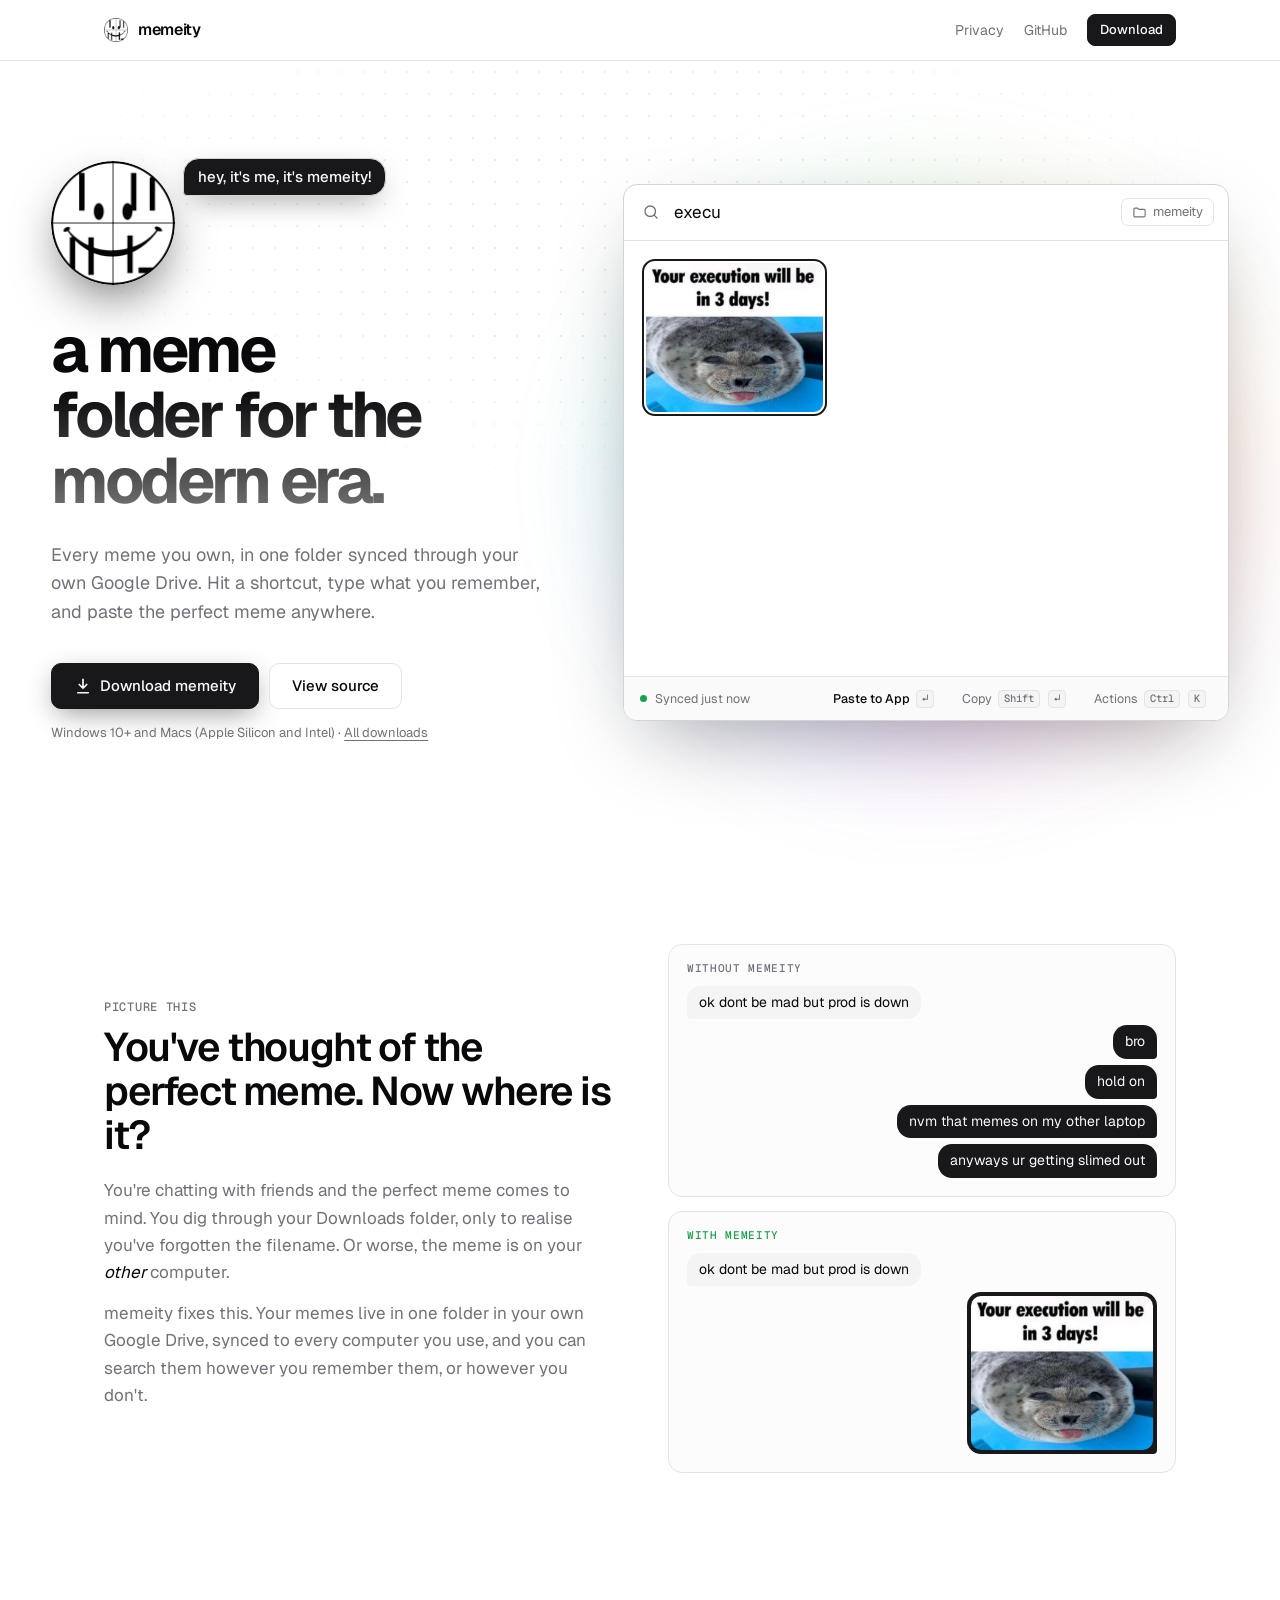
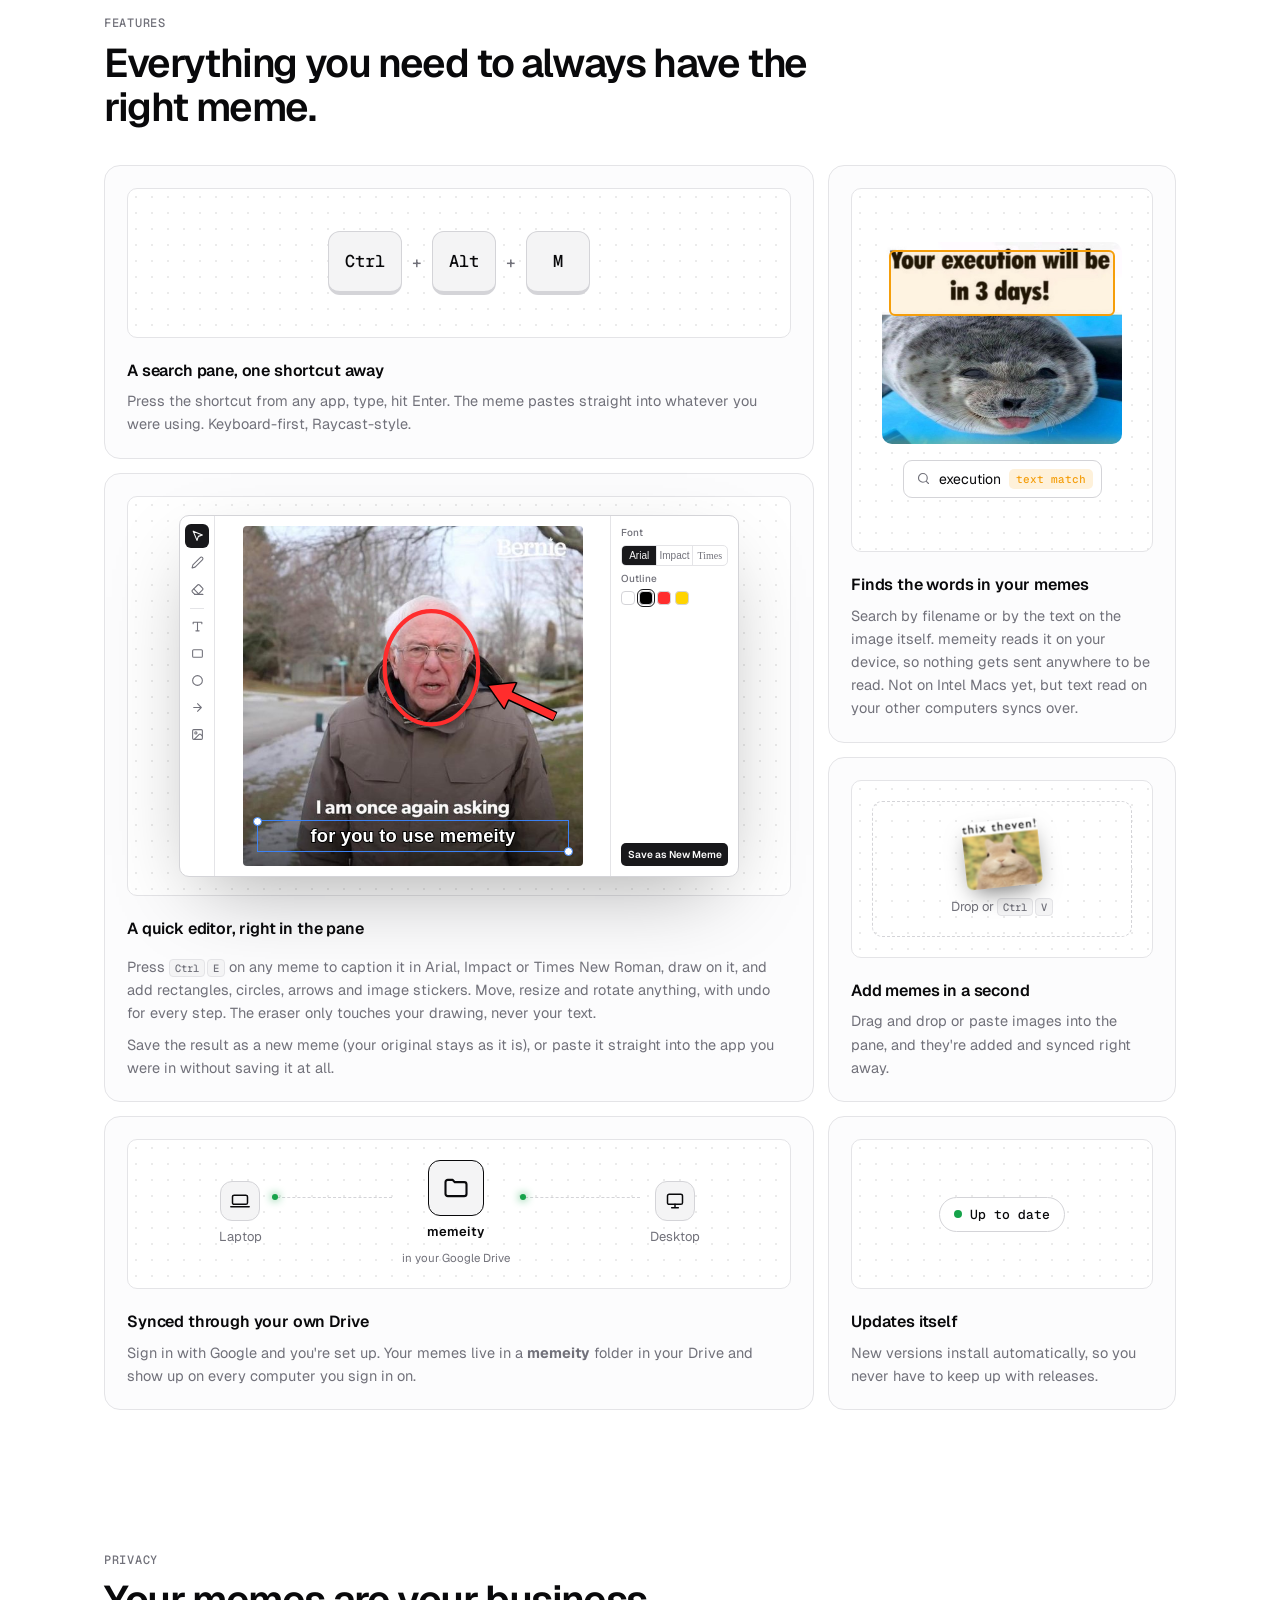
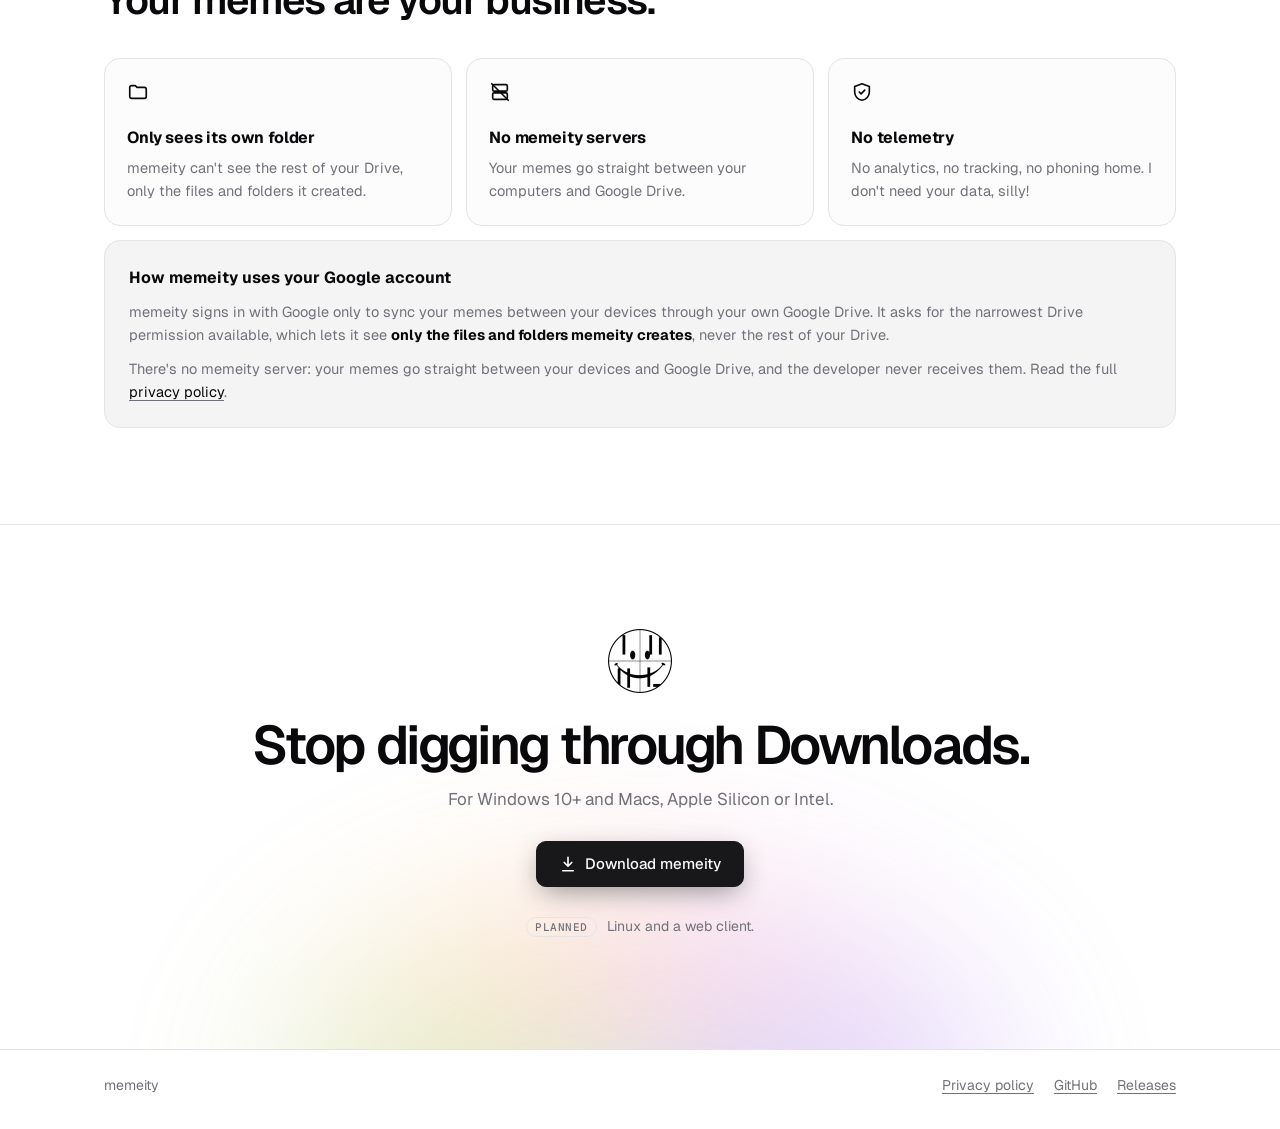
<file: index.html>
<!doctype html>
<html lang="en">
  <head>
    <meta charset="utf-8" />
    <meta name="viewport" content="width=device-width, initial-scale=1" />
    <title>memeity: a meme folder for the modern era</title>
    <meta
      name="description"
      content="memeity is a desktop app that keeps one meme folder in sync across your computers through your own Google Drive, with a fast search pane that finds memes by their name or the text in them."
    />
    <meta name="theme-color" content="#09090b" />

    <!-- Link previews -->
    <meta property="og:type" content="website" />
    <meta property="og:url" content="https://memeity.stelle.codes/" />
    <meta property="og:title" content="memeity: a meme folder for the modern era" />
    <meta
      property="og:description"
      content="One meme folder, synced across your computers, searchable by the words in the memes. For Windows and Mac."
    />
    <meta property="og:image" content="https://memeity.stelle.codes/assets/og.png" />
    <meta property="og:image:width" content="1200" />
    <meta property="og:image:height" content="630" />
    <meta property="og:image:alt" content="The memeity search pane showing a grid of memes" />
    <meta name="twitter:card" content="summary_large_image" />

    <link rel="preconnect" href="https://fonts.googleapis.com" />
    <link rel="preconnect" href="https://fonts.gstatic.com" crossorigin />
    <link href="https://fonts.googleapis.com/css2?family=Geist:wght@400;500;600;700&family=Geist+Mono:wght@500&display=swap" rel="stylesheet" />
    <link rel="icon" type="image/png" sizes="32x32" href="/favicon-32.png" />
    <link rel="icon" type="image/png" sizes="192x192" href="/favicon-192.png" />
    <link rel="apple-touch-icon" href="/apple-touch-icon.png" />
    <link rel="stylesheet" href="/style.css" />
  </head>
  <body class="home">
    <nav>
      <div class="wrap wide">
        <a class="brand" href="/"><img src="/logo.png" alt="" width="24" height="24" />memeity</a>
        <div class="links">
          <a href="/privacy/">Privacy</a>
          <a href="https://github.com/purestellenium/memeity">GitHub</a>
          <a class="btn small primary js-download" href="https://github.com/purestellenium/memeity/releases/latest">Download</a>
        </div>
      </div>
    </nav>

    <main>
      <!-- ---------- hero ---------- -->
      <section class="hero">
        <div class="wrap wide hero-grid">
          <div class="hero-copy">
          <!-- Click the logo for another voiceline (see the script at the bottom). -->
          <button class="hero-logo" id="logo-voice" type="button" aria-label="memeity logo: click for another line">
            <img src="/logo.png" alt="" width="100" height="100" />
            <span class="speech" id="speech" aria-live="polite">hey, it's me, it's memeity!</span>
          </button>
          <h1>a meme folder for the modern era.</h1>
          <p class="lede">
            Every meme you own, in one folder synced through your own Google Drive. Hit a shortcut, type what you remember,
            and paste the perfect meme anywhere.
          </p>
          <div class="actions">
            <!-- Points at the latest release page; the script below swaps in the direct
                 installer link for the visitor's OS. -->
            <a class="btn large primary js-download" id="download" href="https://github.com/purestellenium/memeity/releases/latest">
              <svg viewBox="0 0 24 24" aria-hidden="true"><path d="M12 3v12m0 0-5-5m5 5 5-5M5 21h14" /></svg>
              <span class="js-download-label">Download memeity</span>
            </a>
            <a class="btn large" href="https://github.com/purestellenium/memeity">View source</a>
          </div>
          <p class="download-meta" id="download-meta">
            Windows 10+ and Macs (Apple Silicon and Intel) ·
            <a href="https://github.com/purestellenium/memeity/releases/latest">All downloads</a>
          </p>
          </div>

          <!-- Live, typeable recreation of the search pane. -->
          <div class="demo">
            <div class="demo-glow" aria-hidden="true"></div>
            <div class="pane" role="group" aria-label="Interactive preview of the memeity search pane">
              <div class="pane-head">
                <svg class="icon" viewBox="0 0 24 24" aria-hidden="true"><circle cx="11" cy="11" r="7" /><path d="m20 20-3.5-3.5" /></svg>
                <input
                  id="demo-q"
                  type="text"
                  placeholder="Search 9 memes by name or text…"
                  aria-label="Search the example memes"
                  autocomplete="off"
                  spellcheck="false"
                />
                <span class="folder-chip">
                  <svg viewBox="0 0 24 24" aria-hidden="true"><path d="M3 7a2 2 0 0 1 2-2h4l2 2h8a2 2 0 0 1 2 2v8a2 2 0 0 1-2 2H5a2 2 0 0 1-2-2Z" /></svg>
                  memeity
                </span>
              </div>
              <div class="pane-grid" id="demo-grid">
                <figure class="tile" data-w="480" data-h="599" data-text="can you just shut up tyrese haliburton indiana can you just shut up? tyrese haliburton to buddy hield and tristan thompson after being traded from the kings">
                  <img src="/assets/demo/shut-up.jpg" alt="Meme: CAN YOU JUST SHUT UP?" />
                </figure>
                <figure class="tile" data-w="480" data-h="295" data-text="stupid looking dog listen to him listen to him">
                  <img src="/assets/demo/listen.jpg" alt="Meme: a dog with the caption LISTEN TO HIM" />
                </figure>
                <figure class="tile" data-w="480" data-h="426" data-text="bunny thix theven thix theven!">
                  <img src="/assets/demo/theven.jpg" alt="Meme: a bunny with the caption thix theven!" />
                </figure>
                <figure class="tile" data-w="480" data-h="404" data-text="seal your execution will be in 3 days!">
                  <img src="/assets/demo/execution.jpg" alt="Meme: a seal with the caption Your execution will be in 3 days!" />
                </figure>
                <figure class="tile" data-w="480" data-h="372" data-text="z666rxmi2kph1 who is this">
                  <img src="/assets/demo/who.jpg" alt="Meme: two people with the caption WHO IS THIS" />
                </figure>
                <figure class="tile" data-w="480" data-h="343" data-text="what-a-terrible-day-to-have-slick what terrible day to have slick">
                  <img src="/assets/demo/terrible-day.jpg" alt="Meme: retro text reading What a TERRIBLE DAY TO HAVE SLICK" />
                </figure>
                <figure class="tile" data-w="480" data-h="475" data-text="0pp9ggttp6xf1 why won't god blow up the sun? ...do my prayers mean nothing to him?">
                  <img src="/assets/demo/blow-up-the-sun.jpg" alt="Meme: a sad cartoon bunny drawing, captioned Why Won't God Blow Up The Sun? ...do my prayers mean nothing to him?" />
                </figure>
                <figure class="tile" data-w="480" data-h="480" data-text="mbappe-kylian-mbappe i will be there no matter what. kylian mbappe on playing for psg in 2020-21 ligue quote via bein sports">
                  <img src="/assets/demo/mbappe.jpg" alt="Meme: Kylian Mbappé quote, I WILL BE THERE NO MATTER WHAT." />
                </figure>
                <figure class="tile" data-w="480" data-h="271" data-text="shrouded 1.3s &quot;shrouded!&quot; 1.3 seconds">
                  <img src="/assets/demo/shrouded.jpg" alt="Meme: a man thinking with a red arrow, captioned “SHROUDED!” 1.3 SECONDS" />
                </figure>
                <p class="pane-empty" id="demo-empty" hidden>No memes match that. Try “execution” or “listen”.</p>
                <div class="pane-toast" id="demo-toast" aria-live="polite">Pasted ✓</div>
              </div>
              <div class="pane-bar">
                <span class="sync"><i></i>Synced just now</span>
                <span class="pane-acts">
                  <span class="act strong" id="demo-paste">Paste to App <kbd>↵</kbd></span>
                  <span class="act hide-sm">Copy <kbd>Shift</kbd><kbd>↵</kbd></span>
                  <span class="act hide-sm">Actions <kbd class="js-mod">Ctrl</kbd><kbd>K</kbd></span>
                </span>
              </div>
            </div>
          </div>
        </div>
      </section>

      <!-- ---------- the problem ---------- -->
      <section class="story">
        <div class="wrap wide story-grid">
          <div>
            <span class="kicker">Picture this</span>
            <h2>You've thought of the perfect meme. Now where is it?</h2>
            <p>
              You're chatting with friends and the perfect meme comes to mind. You dig through your Downloads folder, only to
              realise you've forgotten the filename. Or worse, the meme is on your <em>other</em> computer.
            </p>
            <p>
              memeity fixes this. Your memes live in one folder in your own Google Drive, synced to every computer you use,
              and you can search them however you remember them, or however you don't.
            </p>
          </div>
          <div class="chats" aria-hidden="true">
            <div class="chat">
              <span class="chat-label">without memeity</span>
              <div class="msg them">ok dont be mad but prod is down</div>
              <div class="msg me">bro</div>
              <div class="msg me">hold on</div>
              <div class="msg me">nvm that memes on my other laptop</div>
              <div class="msg me">anyways ur getting slimed out</div>
            </div>
            <div class="chat good">
              <span class="chat-label">with memeity</span>
              <div class="msg them">ok dont be mad but prod is down</div>
              <div class="msg me img"><img src="/assets/demo/execution.jpg" alt="" /></div>
            </div>
          </div>
        </div>
      </section>

      <!-- ---------- features ---------- -->
      <section class="features" id="features">
        <div class="wrap wide">
          <span class="kicker">Features</span>
          <h2 class="section-title">Everything you need to always have the right meme.</h2>
          <div class="bento">
            <article class="card span-2">
              <div class="card-visual keys" aria-hidden="true">
                <kbd class="key" id="key-1">Ctrl</kbd><span class="plus">+</span><kbd class="key" id="key-2">Alt</kbd><span class="plus">+</span><kbd class="key">M</kbd>
              </div>
              <h3>A search pane, one shortcut away</h3>
              <p>Press the shortcut from any app, type, hit Enter. The meme pastes straight into whatever you were using. Keyboard-first, Raycast-style.</p>
            </article>

            <article class="card row-2">
              <div class="card-visual ocr" aria-hidden="true">
                <div class="ocr-img">
                  <img src="/assets/demo/execution.jpg" alt="" />
                  <span class="ocr-box"></span>
                  <span class="ocr-scan"></span>
                </div>
                <div class="ocr-query"><svg viewBox="0 0 24 24"><circle cx="11" cy="11" r="7" /><path d="m20 20-3.5-3.5" /></svg>execution<span class="ocr-tag">text match</span></div>
              </div>
              <h3>Finds the words in your memes</h3>
              <p>
                Search by filename or by the text on the image itself. memeity reads it on your device, so nothing gets sent
                anywhere to be read. Not on Intel Macs yet, but text read on your other computers syncs over.
              </p>
            </article>

            <article class="card span-2 row-2 editor-card">
              <div class="card-visual editor-visual" aria-hidden="true">
                <div class="ed-window">
                  <div class="ed-rail">
                    <i class="on"><svg viewBox="0 0 24 24"><path d="M4 4l7.07 17 2.51-7.39L21 11.07z" /></svg></i>
                    <i><svg viewBox="0 0 24 24"><path d="M17 3a2.85 2.83 0 1 1 4 4L7.5 20.5 2 22l1.5-5.5Z" /></svg></i>
                    <i><svg viewBox="0 0 24 24"><path d="m7 21-4.3-4.3c-1-1-1-2.5 0-3.4l9.6-9.6c1-1 2.5-1 3.4 0l5.6 5.6c1 1 1 2.5 0 3.4L13 21" /><path d="M22 21H7M5 11l9 9" /></svg></i>
                    <b></b>
                    <i><svg viewBox="0 0 24 24"><path d="M4 7V4h16v3M9 20h6M12 4v16" /></svg></i>
                    <i><svg viewBox="0 0 24 24"><rect x="3" y="5" width="18" height="14" rx="2" /></svg></i>
                    <i><svg viewBox="0 0 24 24"><circle cx="12" cy="12" r="9" /></svg></i>
                    <i><svg viewBox="0 0 24 24"><path d="M5 12h14M12 5l7 7-7 7" /></svg></i>
                    <i><svg viewBox="0 0 24 24"><rect x="3" y="3" width="18" height="18" rx="2" /><circle cx="9" cy="9" r="2" /><path d="m21 15-3.09-3.09a2 2 0 0 0-2.82 0L6 21" /></svg></i>
                  </div>
                  <div class="ed-canvas">
                    <img src="/assets/demo/bernie.jpg" alt="" />
                    <svg class="ed-ink" viewBox="0 0 480 480" preserveAspectRatio="none">
                      <ellipse cx="266" cy="200" rx="66" ry="80" pathLength="100" />
                    </svg>
                    <span class="ed-caption">for you to use memeity</span>
                    <span class="ed-arrow"><svg viewBox="0 0 100 40"><path d="M0 14 L66 14 L66 0 L100 20 L66 40 L66 26 L0 26 Z" /></svg></span>
                  </div>
                  <div class="ed-panel">
                    <span class="ed-label">Font</span>
                    <span class="ed-seg"><em class="on" style="font-family: Arial, Helvetica, sans-serif">Arial</em><em style="font-family: Impact, 'Arial Black', sans-serif">Impact</em><em style="font-family: 'Times New Roman', serif">Times</em></span>
                    <span class="ed-label">Outline</span>
                    <span class="ed-swatches"><i style="background: #fff"></i><i class="on" style="background: #000"></i><i style="background: #ff2d2d"></i><i style="background: #ffd400"></i></span>
                    <span class="ed-save">Save as New Meme</span>
                  </div>
                </div>
              </div>
              <div class="editor-copy">
                <h3>A quick editor, right in the pane</h3>
                <p>
                  Press <kbd class="js-mod">Ctrl</kbd><kbd>E</kbd> on any meme to caption it in Arial, Impact or Times New Roman,
                  draw on it, and add rectangles, circles, arrows and image stickers. Move, resize and rotate anything, with
                  undo for every step. The eraser only touches your drawing, never your text.
                </p>
                <p>
                  Save the result as a new meme (your original stays as it is), or paste it straight into the app you were
                  in without saving it at all.
                </p>
              </div>
            </article>

            <article class="card">
              <div class="card-visual drop" aria-hidden="true">
                <div class="drop-zone">
                  <img src="/assets/demo/theven.jpg" alt="" />
                  <span>Drop or <kbd class="js-mod">Ctrl</kbd><kbd>V</kbd></span>
                </div>
              </div>
              <h3>Add memes in a second</h3>
              <p>Drag and drop or paste images into the pane, and they're added and synced right away.</p>
            </article>

            <article class="card span-2">
              <div class="card-visual sync-visual" aria-hidden="true">
                <span class="node">
                  <svg viewBox="0 0 24 24"><rect x="3" y="5" width="18" height="11" rx="2" /><path d="M1 19h22" /></svg>Laptop
                </span>
                <span class="wire"><i></i></span>
                <span class="node hub">
                  <svg viewBox="0 0 24 24"><path d="M3 7a2 2 0 0 1 2-2h4l2 2h8a2 2 0 0 1 2 2v8a2 2 0 0 1-2 2H5a2 2 0 0 1-2-2Z" /></svg>memeity
                  <small>in your Google Drive</small>
                </span>
                <span class="wire reverse"><i></i></span>
                <span class="node">
                  <svg viewBox="0 0 24 24"><rect x="3" y="4" width="18" height="12" rx="2" /><path d="M8 20h8M12 16v4" /></svg>Desktop
                </span>
              </div>
              <h3>Synced through your own Drive</h3>
              <p>Sign in with Google and you're set up. Your memes live in a <strong>memeity</strong> folder in your Drive and show up on every computer you sign in on.</p>
            </article>

            <article class="card">
              <div class="card-visual update" aria-hidden="true">
                <span class="update-pill"><i></i><span id="update-version">Up to date</span></span>
              </div>
              <h3>Updates itself</h3>
              <p>New versions install automatically, so you never have to keep up with releases.</p>
            </article>
          </div>
        </div>
      </section>

      <!-- ---------- privacy ---------- -->
      <section class="privacy" id="google-drive">
        <div class="wrap wide">
          <span class="kicker">Privacy</span>
          <h2 class="section-title">Your memes are your business.</h2>
          <div class="promises">
            <div class="promise">
              <svg viewBox="0 0 24 24" aria-hidden="true"><path d="M3 7a2 2 0 0 1 2-2h4l2 2h8a2 2 0 0 1 2 2v8a2 2 0 0 1-2 2H5a2 2 0 0 1-2-2Z" /></svg>
              <h3>Only sees its own folder</h3>
              <p>memeity can't see the rest of your Drive, only the files and folders it created.</p>
            </div>
            <div class="promise">
              <svg viewBox="0 0 24 24" aria-hidden="true"><rect x="4" y="4" width="16" height="7" rx="1.5" /><rect x="4" y="13" width="16" height="7" rx="1.5" /><path d="M3 3l18 18" /></svg>
              <h3>No memeity servers</h3>
              <p>Your memes go straight between your computers and Google Drive.</p>
            </div>
            <div class="promise">
              <svg viewBox="0 0 24 24" aria-hidden="true"><path d="M12 3 4 6v6c0 4.5 3.4 8.3 8 9 4.6-.7 8-4.5 8-9V6Z" /><path d="m9 12 2 2 4-4" /></svg>
              <h3>No telemetry</h3>
              <p>No analytics, no tracking, no phoning home. I don't need your data, silly!</p>
            </div>
          </div>

          <div class="panel">
            <h3>How memeity uses your Google account</h3>
            <p>
              memeity signs in with Google only to sync your memes between your devices through your own Google Drive. It asks
              for the narrowest Drive permission available, which lets it see <strong>only the files and folders memeity
              creates</strong>, never the rest of your Drive.
            </p>
            <p>
              There's no memeity server: your memes go straight between your devices and Google Drive, and the developer never
              receives them. Read the full <a href="/privacy/">privacy policy</a>.
            </p>
          </div>
        </div>
      </section>

      <!-- ---------- closing ---------- -->
      <section class="cta">
        <div class="wrap wide">
          <img src="/logo.png" alt="" width="64" height="64" />
          <h2>Stop digging through Downloads.</h2>
          <p>For Windows 10+ and Macs, Apple Silicon or Intel.</p>
          <div class="actions center">
            <a class="btn large primary js-download" href="https://github.com/purestellenium/memeity/releases/latest">
              <svg viewBox="0 0 24 24" aria-hidden="true"><path d="M12 3v12m0 0-5-5m5 5 5-5M5 21h14" /></svg>
              <span class="js-download-label">Download memeity</span>
            </a>
          </div>
          <p class="roadmap"><span>Planned</span> Linux and a web client.</p>
        </div>
      </section>
    </main>

    <footer>
      <div class="wrap wide">
        <span>memeity</span>
        <span class="footer-links">
          <a href="/privacy/">Privacy policy</a>
          <a href="https://github.com/purestellenium/memeity">GitHub</a>
          <a href="https://github.com/purestellenium/memeity/releases">Releases</a>
        </span>
      </div>
    </footer>

    <script>
      // Link the download buttons straight to the right installer from the latest
      // GitHub release. If anything fails, they keep pointing at the release page.
      // These match the release workflow's file names: _x64-setup.exe (Windows),
      // _aarch64.dmg (Apple Silicon) and _x64.dmg (Intel Mac).
      (async () => {
        const buttons = document.querySelectorAll(".js-download");
        const meta = document.getElementById("download-meta");
        const ua = navigator.userAgent;
        const os = /Windows/i.test(ua) ? "windows" : /Mac/i.test(ua) && !/iPhone|iPad/i.test(ua) ? "mac" : null;

        // On a Mac, show Mac keys, matching the app: the global shortcut is still
        // Ctrl+Option+M (macOS names Alt "Option"), but in-app shortcuts use Cmd.
        if (os === "mac") {
          document.getElementById("key-2").textContent = "Option";
          for (const k of document.querySelectorAll(".js-mod")) k.textContent = "⌘";
        }

        try {
          const res = await fetch("https://api.github.com/repos/purestellenium/memeity/releases/latest");
          if (!res.ok) return;
          const release = await res.json();
          const find = (suffix) => release.assets.find((a) => a.name.endsWith(suffix));
          const version = release.tag_name;
          const all = `<a href="${release.html_url}">All downloads</a>`;
          const point = (asset, label) =>
            buttons.forEach((b) => {
              b.href = asset.browser_download_url;
              const l = b.querySelector(".js-download-label");
              if (l) l.textContent = label;
            });

          if (os === "windows" && find("_x64-setup.exe")) {
            point(find("_x64-setup.exe"), "Download for Windows");
            meta.innerHTML = `${version} · Windows 10+ · ${all}`;
          } else if (os === "mac") {
            // Browsers don't say which kind of Mac this is, except Chromium-based ones
            // (Chrome, Edge, Arc) through user-agent client hints. Otherwise assume Apple
            // Silicon, which is most Macs in use, and always offer the other one.
            let intel = false;
            try {
              const hints = await navigator.userAgentData?.getHighEntropyValues(["architecture"]);
              intel = hints?.architecture === "x86";
            } catch {}
            const arm = find("_aarch64.dmg");
            const x64 = find("_x64.dmg");
            const [main, other] = intel ? [x64, arm] : [arm, x64];
            if (main) point(main, intel ? "Download for Intel Mac" : "Download for Mac");
            const here = intel ? "For Intel Macs" : "For Apple Silicon Macs";
            const swap = other
              ? ` · <a href="${other.browser_download_url}">${intel ? "Apple Silicon" : "Intel"} Mac?</a>`
              : "";
            meta.innerHTML = `${version} · ${here}${swap} · ${all}`;
          } else {
            meta.innerHTML = `${version} · Windows 10+ and Macs (Apple Silicon and Intel) · ${all}`;
          }
          document.getElementById("update-version").textContent = `Up to date · ${version}`;
        } catch {
          /* offline or rate-limited: the release-page links still work */
        }
      })();

      // Logo voicelines: always opens with the first, then each click moves to the next.
      // The first time someone clicks past the last line, a video opens in a new tab;
      // after that the lines just loop.
      (() => {
        const lines = [
          "hey, it's me, it's memeity!",
          "ask me anything!",
          "i'll store about a million memes!",
          "i'll find any meme!",
        ];
        const logo = document.getElementById("logo-voice");
        const speech = document.getElementById("speech");
        let i = 0;
        let opened = false;
        logo.addEventListener("click", () => {
          i++;
          if (i === lines.length) {
            if (!opened) window.open("https://www.youtube.com/watch?v=tVlKLpxyCBY", "_blank", "noopener");
            opened = true;
            i = 0;
          }
          speech.textContent = lines[i];
          // Restart the pop animation for the new line.
          speech.classList.remove("pop");
          void speech.offsetWidth;
          speech.classList.add("pop");
        });
      })();

      // The demo pane: lays tiles out like the app (each goes into the shortest of three
      // columns), filters them by their text, and types a few searches by itself until the
      // visitor clicks in and types their own.
      (() => {
        const grid = document.getElementById("demo-grid");
        const input = document.getElementById("demo-q");
        const empty = document.getElementById("demo-empty");
        const toast = document.getElementById("demo-toast");
        const paste = document.getElementById("demo-paste");
        const tiles = [...grid.querySelectorAll(".tile")].map((el) => ({
          el,
          text: el.dataset.text,
          ratio: Math.min(1.6, Math.max(0.5, el.dataset.h / el.dataset.w)),
        }));

        function layout() {
          const q = input.value.trim().toLowerCase();
          const width = grid.clientWidth;
          const cols = width < 520 ? 2 : 3;
          const pad = width < 520 ? 12 : 22;
          const gap = width < 520 ? 10 : 14;
          const colW = (width - pad * 2 - gap * (cols - 1)) / cols;
          const heights = new Array(cols).fill(pad);
          let first = true;
          let shown = 0;
          for (const t of tiles) {
            const match = !q || t.text.includes(q);
            t.el.classList.toggle("hidden", !match);
            t.el.classList.remove("selected");
            if (!match) continue;
            const c = heights.indexOf(Math.min(...heights));
            const h = colW * t.ratio;
            t.el.style.width = `${colW}px`;
            t.el.style.height = `${h}px`;
            t.el.style.transform = `translate(${pad + c * (colW + gap)}px, ${heights[c]}px)`;
            heights[c] += h + gap;
            if (first && q) t.el.classList.add("selected");
            first = false;
            shown++;
          }
          empty.hidden = shown > 0;
        }

        function pasted() {
          paste.classList.add("pressed");
          toast.classList.add("show");
          setTimeout(() => {
            paste.classList.remove("pressed");
            toast.classList.remove("show");
          }, 1100);
        }

        new ResizeObserver(layout).observe(grid);
        layout();
        requestAnimationFrame(() => grid.classList.add("ready"));

        let userTookOver = false;
        input.addEventListener("focus", () => (userTookOver = true));
        input.addEventListener("input", layout);
        input.addEventListener("keydown", (e) => {
          if (e.key === "Enter" && grid.querySelector(".tile.selected")) pasted();
          if (e.key === "Escape") {
            input.value = "";
            layout();
          }
        });

        if (matchMedia("(prefers-reduced-motion: reduce)").matches) return;

        let onScreen = false;
        new IntersectionObserver(([e]) => (onScreen = e.isIntersecting)).observe(grid);
        const sleep = (ms) => new Promise((r) => setTimeout(r, ms));
        const ready = async () => {
          while (!onScreen || document.hidden) await sleep(250);
          return !userTookOver;
        };

        (async () => {
          const searches = ["execution", "listen", "blow up the sun", "terrible day", "mbappe", "shrouded", "theven"];
          await sleep(1200);
          for (let i = 0; ; i = (i + 1) % searches.length) {
            const q = searches[i];
            for (let n = 1; n <= q.length; n++) {
              if (!(await ready())) return;
              input.value = q.slice(0, n);
              layout();
              await sleep(70 + Math.random() * 70);
            }
            await sleep(650);
            if (!(await ready())) return;
            pasted();
            await sleep(1900);
            if (!(await ready())) return;
            input.value = "";
            layout();
            await sleep(1400);
          }
        })();
      })();
    </script>
  </body>
</html>
</file>
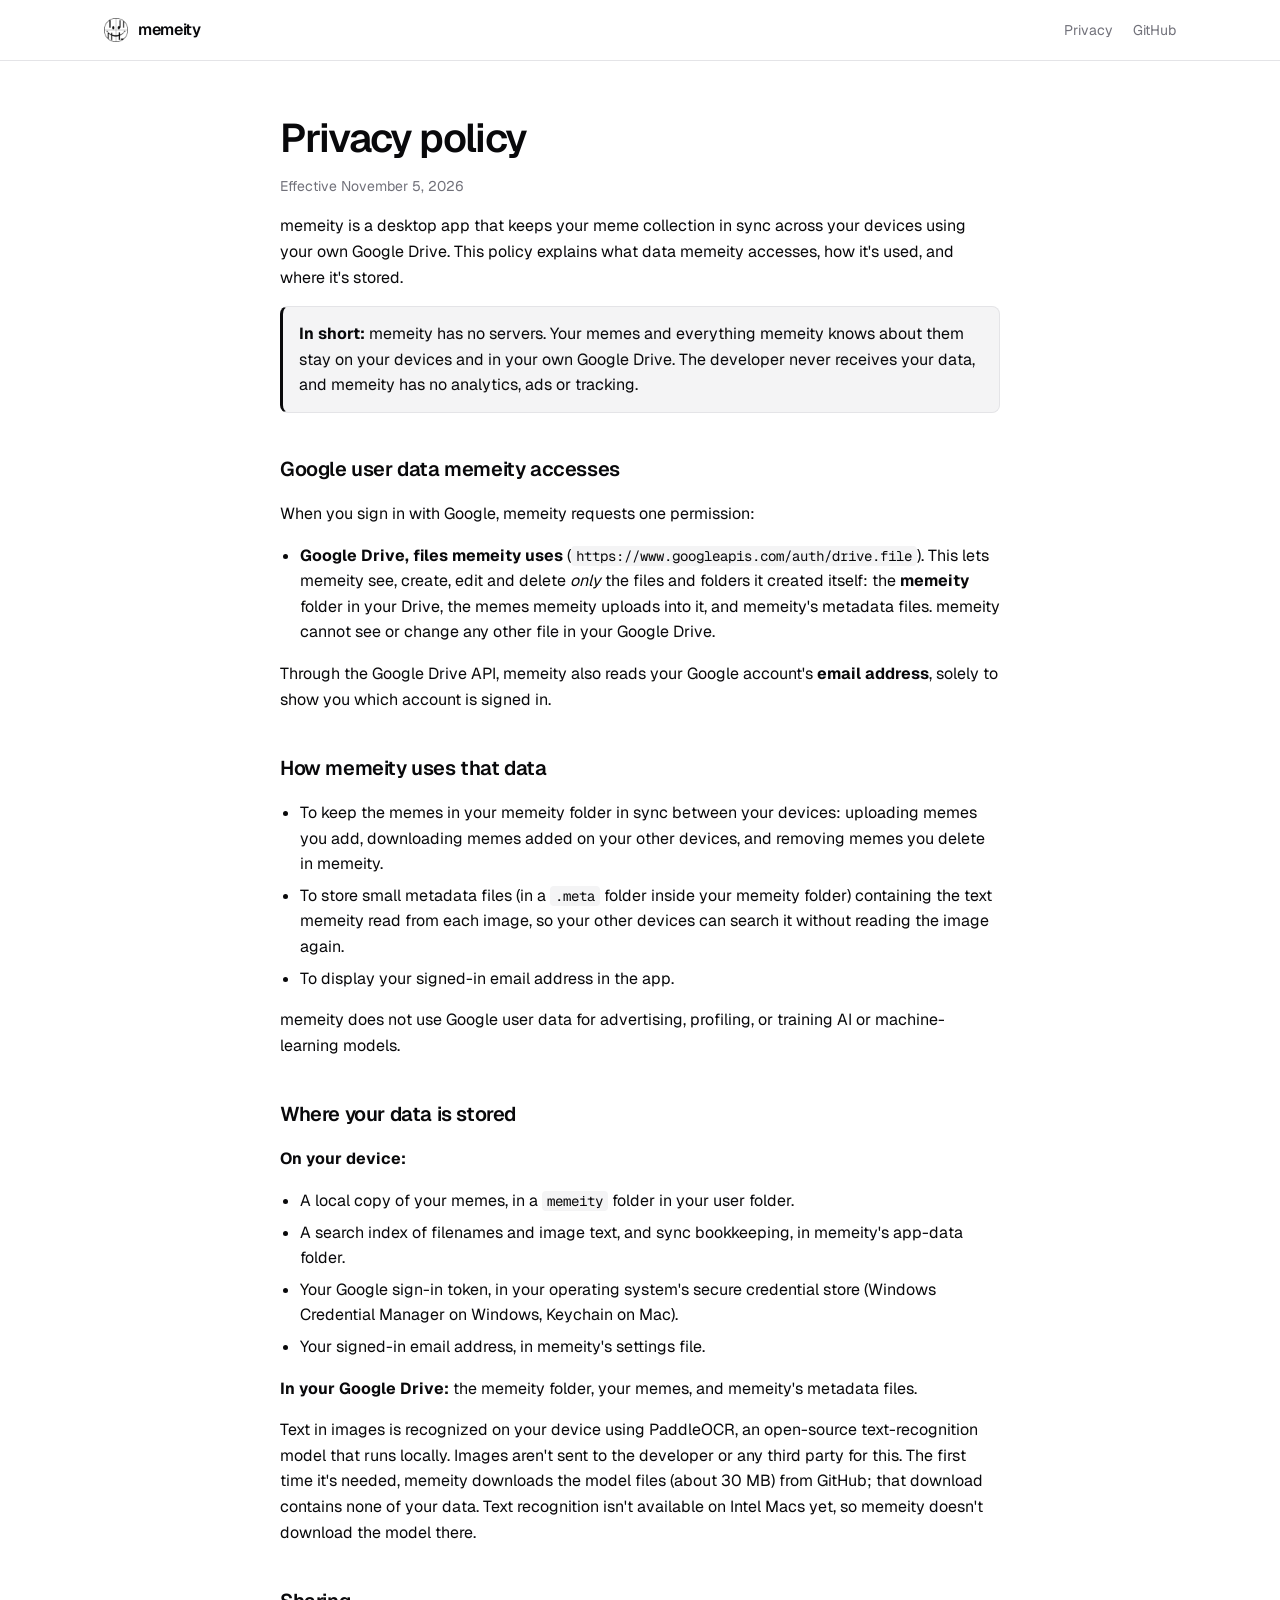
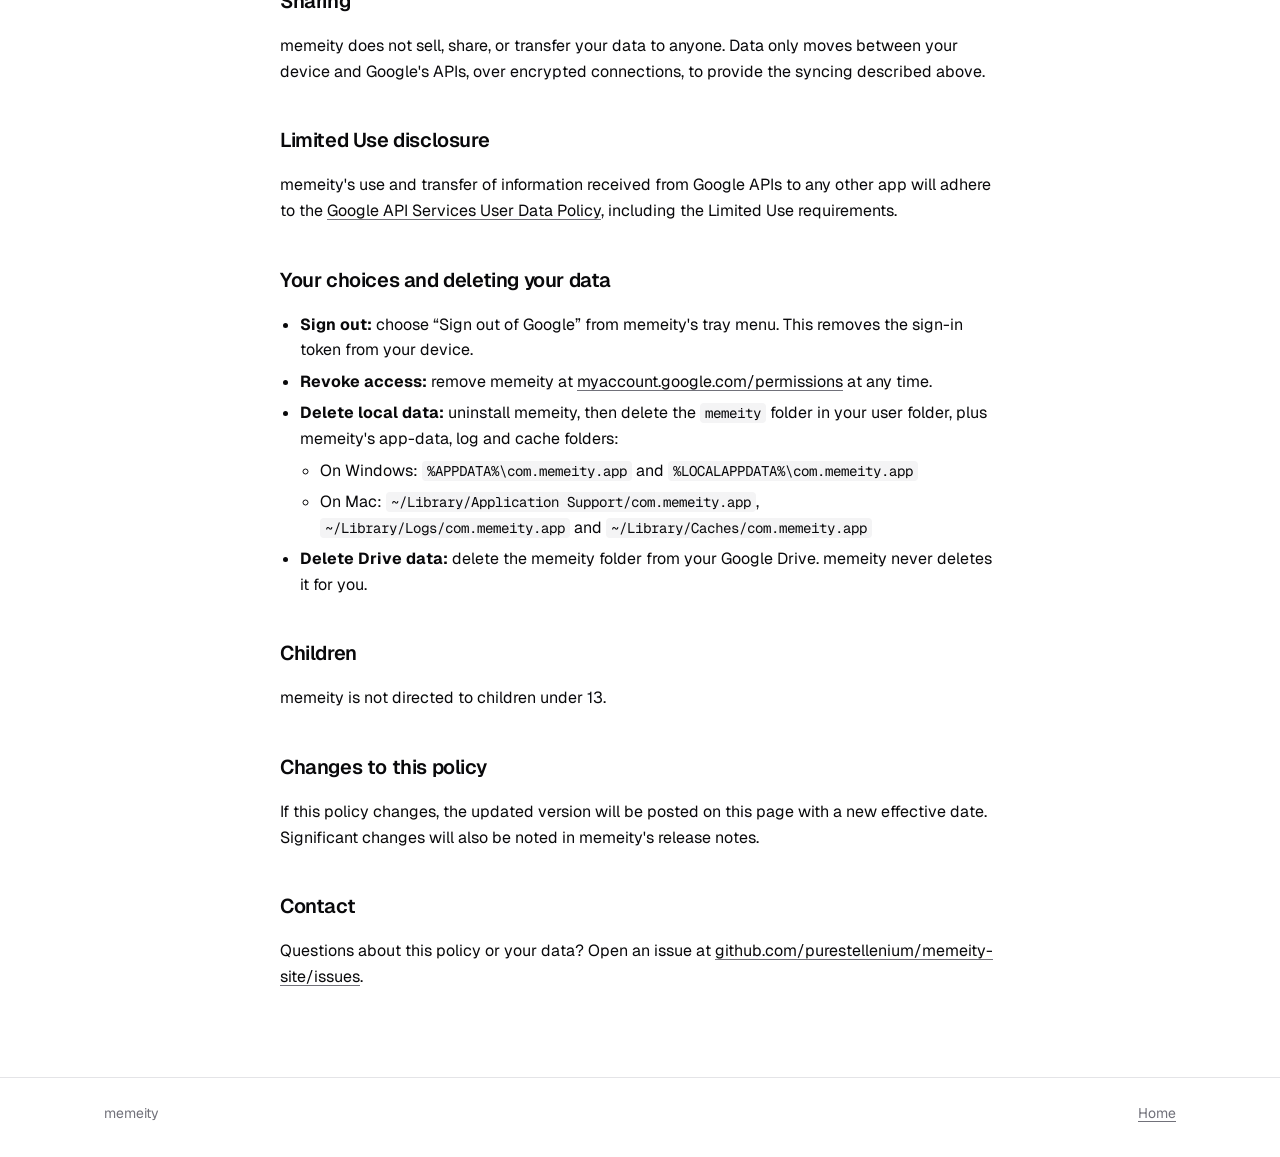
<file: privacy/index.html>
<!doctype html>
<html lang="en">
  <head>
    <meta charset="utf-8" />
    <meta name="viewport" content="width=device-width, initial-scale=1" />
    <title>Privacy policy · memeity</title>
    <meta name="description" content="How the memeity desktop app handles your data and your Google account." />
    <link rel="preconnect" href="https://fonts.googleapis.com" />
    <link rel="preconnect" href="https://fonts.gstatic.com" crossorigin />
    <link href="https://fonts.googleapis.com/css2?family=Geist:wght@400;500;600&family=Geist+Mono:wght@500&display=swap" rel="stylesheet" />
    <link rel="icon" type="image/png" sizes="32x32" href="/favicon-32.png" />
    <link rel="icon" type="image/png" sizes="192x192" href="/favicon-192.png" />
    <link rel="apple-touch-icon" href="/apple-touch-icon.png" />
    <link rel="stylesheet" href="/style.css" />
  </head>
  <body>
    <nav>
      <div class="wrap wide">
        <a class="brand" href="/"><img src="/logo.png" alt="" width="24" height="24" />memeity</a>
        <div class="links">
          <a href="/privacy/">Privacy</a>
          <a href="https://github.com/purestellenium/memeity">GitHub</a>
        </div>
      </div>
    </nav>

    <main class="wrap prose">
      <h1>Privacy policy</h1>
      <p class="meta">Effective November 5, 2026</p>

      <p>
        memeity is a desktop app that keeps your meme collection in sync across your devices using your own Google Drive.
        This policy explains what data memeity accesses, how it's used, and where it's stored.
      </p>

      <p class="callout">
        <strong>In short:</strong> memeity has no servers. Your memes and everything memeity knows about them stay on your
        devices and in your own Google Drive. The developer never receives your data, and memeity has no analytics, ads or
        tracking.
      </p>

      <h2>Google user data memeity accesses</h2>
      <p>When you sign in with Google, memeity requests one permission:</p>
      <ul>
        <li>
          <strong>Google Drive, files memeity uses</strong> (<code>https://www.googleapis.com/auth/drive.file</code>). This
          lets memeity see, create, edit and delete <em>only</em> the files and folders it created itself: the
          <strong>memeity</strong> folder in your Drive, the memes memeity uploads into it, and memeity's metadata files.
          memeity cannot see or change any other file in your Google Drive.
        </li>
      </ul>
      <p>
        Through the Google Drive API, memeity also reads your Google account's <strong>email address</strong>, solely to show
        you which account is signed in.
      </p>

      <h2>How memeity uses that data</h2>
      <ul>
        <li>To keep the memes in your memeity folder in sync between your devices: uploading memes you add, downloading memes added on your other devices, and removing memes you delete in memeity.</li>
        <li>To store small metadata files (in a <code>.meta</code> folder inside your memeity folder) containing the text memeity read from each image, so your other devices can search it without reading the image again.</li>
        <li>To display your signed-in email address in the app.</li>
      </ul>
      <p>memeity does not use Google user data for advertising, profiling, or training AI or machine-learning models.</p>

      <h2>Where your data is stored</h2>
      <p><strong>On your device:</strong></p>
      <ul>
        <li>A local copy of your memes, in a <code>memeity</code> folder in your user folder.</li>
        <li>A search index of filenames and image text, and sync bookkeeping, in memeity's app-data folder.</li>
        <li>Your Google sign-in token, in your operating system's secure credential store (Windows Credential Manager on Windows, Keychain on Mac).</li>
        <li>Your signed-in email address, in memeity's settings file.</li>
      </ul>
      <p><strong>In your Google Drive:</strong> the memeity folder, your memes, and memeity's metadata files.</p>
      <p>
        Text in images is recognized on your device using PaddleOCR, an open-source text-recognition model that runs
        locally. Images aren't sent to the developer or any third party for this. The first time it's needed, memeity
        downloads the model files (about 30 MB) from GitHub; that download contains none of your data. Text recognition
        isn't available on Intel Macs yet, so memeity doesn't download the model there.
      </p>

      <h2>Sharing</h2>
      <p>
        memeity does not sell, share, or transfer your data to anyone. Data only moves between your device and Google's
        APIs, over encrypted connections, to provide the syncing described above.
      </p>

      <h2>Limited Use disclosure</h2>
      <p>
        memeity's use and transfer of information received from Google APIs to any other app will adhere to the
        <a href="https://developers.google.com/terms/api-services-user-data-policy">Google API Services User Data Policy</a>,
        including the Limited Use requirements.
      </p>

      <h2>Your choices and deleting your data</h2>
      <ul>
        <li><strong>Sign out:</strong> choose “Sign out of Google” from memeity's tray menu. This removes the sign-in token from your device.</li>
        <li><strong>Revoke access:</strong> remove memeity at <a href="https://myaccount.google.com/permissions">myaccount.google.com/permissions</a> at any time.</li>
        <li><strong>Delete local data:</strong> uninstall memeity, then delete the <code>memeity</code> folder in your user folder, plus memeity's app-data, log and cache folders:
          <ul>
            <li>On Windows: <code>%APPDATA%\com.memeity.app</code> and <code>%LOCALAPPDATA%\com.memeity.app</code></li>
            <li>On Mac: <code>~/Library/Application Support/com.memeity.app</code>, <code>~/Library/Logs/com.memeity.app</code> and <code>~/Library/Caches/com.memeity.app</code></li>
          </ul>
        </li>
        <li><strong>Delete Drive data:</strong> delete the memeity folder from your Google Drive. memeity never deletes it for you.</li>
      </ul>

      <h2>Children</h2>
      <p>memeity is not directed to children under 13.</p>

      <h2>Changes to this policy</h2>
      <p>
        If this policy changes, the updated version will be posted on this page with a new effective date. Significant
        changes will also be noted in memeity's release notes.
      </p>

      <h2>Contact</h2>
      <p>
        Questions about this policy or your data? Open an issue at
        <a href="https://github.com/purestellenium/memeity-site/issues">github.com/purestellenium/memeity-site/issues</a>.
      </p>
    </main>

    <footer>
      <div class="wrap wide">
        <span>memeity</span>
        <span><a href="/">Home</a></span>
      </div>
    </footer>
  </body>
</html>
</file>
<file: style.css>
/* memeity site: same zinc palette and Geist type as the app. */
:root {
  --bg: #09090b;
  --fg: #fafafa;
  --muted: #18181b;
  --muted-fg: #a1a1aa;
  --border: #27272a;
  --border-strong: #3f3f46;
  --ring: #e4e4e7;
  --primary: #fafafa;
  --primary-fg: #18181b;
  --bar: #0c0c0e;
  --card: #0e0e11;
  --success: #22c55e;
  --dots: rgba(255, 255, 255, 0.07);
  --glow-strength: 0.42;
  --btn-glow: 0 0 0 1px rgba(255, 255, 255, 0.1), 0 8px 32px -4px rgba(255, 255, 255, 0.28);
  --shadow: 0 30px 80px -20px rgba(0, 0, 0, 0.8);
  color-scheme: dark;
}

@media (prefers-color-scheme: light) {
  :root {
    --bg: #ffffff;
    --fg: #09090b;
    --muted: #f4f4f5;
    --muted-fg: #71717a;
    --border: #e4e4e7;
    --border-strong: #d4d4d8;
    --ring: #18181b;
    --primary: #18181b;
    --primary-fg: #fafafa;
    --bar: #fafafa;
    --card: #fcfcfd;
    --success: #16a34a;
    --dots: rgba(0, 0, 0, 0.08);
    --glow-strength: 0.3;
    --btn-glow: 0 8px 28px -6px rgba(0, 0, 0, 0.45);
    --shadow: 0 30px 80px -24px rgba(0, 0, 0, 0.35);
    color-scheme: light;
  }
}

* {
  box-sizing: border-box;
}

html {
  scroll-behavior: smooth;
}

body {
  margin: 0;
  background: var(--bg);
  color: var(--fg);
  font: 16px/1.6 "Geist", system-ui, -apple-system, "Segoe UI", sans-serif;
  -webkit-font-smoothing: antialiased;
  overflow-x: hidden;
}

a {
  color: inherit;
  text-underline-offset: 3px;
  text-decoration-color: var(--muted-fg);
}

a:hover {
  text-decoration-color: currentColor;
}

svg {
  fill: none;
  stroke: currentColor;
  stroke-width: 1.8;
  stroke-linecap: round;
  stroke-linejoin: round;
}

.wrap {
  max-width: 720px;
  margin: 0 auto;
  padding: 0 24px;
}

.wrap.wide {
  max-width: 1120px;
}

/* ---------- nav ---------- */

nav {
  position: sticky;
  top: 0;
  z-index: 10;
  border-bottom: 1px solid var(--border);
  background: color-mix(in srgb, var(--bg) 80%, transparent);
  backdrop-filter: blur(12px);
  -webkit-backdrop-filter: blur(12px);
}

nav .wrap {
  display: flex;
  align-items: center;
  justify-content: space-between;
  height: 60px;
}

.brand {
  display: inline-flex;
  align-items: center;
  gap: 10px;
  font-weight: 600;
  letter-spacing: -0.02em;
  text-decoration: none;
}

nav .links {
  display: flex;
  align-items: center;
  gap: 20px;
  font-size: 14px;
  color: var(--muted-fg);
}

nav .links a {
  text-decoration: none;
}

nav .links a:not(.btn):hover {
  color: var(--fg);
}

nav .links .btn {
  color: var(--primary-fg);
}

@media (max-width: 560px) {
  nav .links a[href*="github.com"] {
    display: none;
  }
}

/* ---------- buttons ---------- */

.actions {
  display: flex;
  flex-wrap: wrap;
  gap: 10px;
}

.actions.center {
  justify-content: center;
}

.btn {
  display: inline-flex;
  align-items: center;
  gap: 8px;
  height: 40px;
  padding: 0 18px;
  border: 1px solid var(--border);
  border-radius: 8px;
  background: var(--bg);
  font-size: 14px;
  font-weight: 500;
  text-decoration: none;
  transition: transform 0.15s ease, box-shadow 0.2s ease, background 0.2s ease;
}

.btn:hover {
  background: var(--muted);
}

.btn.small {
  height: 32px;
  padding: 0 12px;
  font-size: 13px;
}

.btn.large {
  height: 46px;
  padding: 0 22px;
  font-size: 15px;
  border-radius: 10px;
}

.btn svg {
  width: 18px;
  height: 18px;
  stroke-width: 2.2;
}

.btn.primary {
  border-color: var(--primary);
  background: var(--primary);
  color: var(--primary-fg);
}

.btn.large.primary {
  box-shadow: var(--btn-glow);
}

.btn.primary:hover {
  transform: translateY(-1px);
}

/* ---------- shared bits ---------- */

kbd {
  display: inline-grid;
  place-items: center;
  min-width: 18px;
  height: 18px;
  padding: 0 5px;
  border: 1px solid var(--border);
  border-radius: 4px;
  background: var(--muted);
  color: var(--muted-fg);
  font: 500 10.5px/1 "Geist Mono", ui-monospace, monospace;
}

kbd + kbd {
  margin-left: 2px;
}

.kicker {
  display: inline-block;
  margin-bottom: 12px;
  color: var(--muted-fg);
  font: 500 12px/1 "Geist Mono", ui-monospace, monospace;
  letter-spacing: 0.06em;
  text-transform: uppercase;
}

h2 {
  margin: 40px 0 10px;
  font-size: 20px;
  font-weight: 600;
  letter-spacing: -0.02em;
}

.section-title {
  max-width: 18em;
  margin: 0 0 36px;
  font-size: clamp(28px, 4.4vw, 40px);
  line-height: 1.1;
  letter-spacing: -0.035em;
}

/* ---------- hero ---------- */

.hero {
  position: relative;
  padding: 56px 0 40px;
  text-align: center;
}

/* Dot grid that fades out towards the edges. */
.hero::before {
  content: "";
  position: absolute;
  inset: 0 0 30% 0;
  z-index: -1;
  background-image: radial-gradient(var(--dots) 1px, transparent 1px);
  background-size: 22px 22px;
  mask-image: radial-gradient(ellipse 70% 70% at 50% 30%, #000 30%, transparent 75%);
  -webkit-mask-image: radial-gradient(ellipse 70% 70% at 50% 30%, #000 30%, transparent 75%);
}



.hero-logo {
  position: relative;
  width: 100px;
  height: 100px;
  margin: 0 auto 24px;
  animation: float 6s ease-in-out infinite;
}

/* The logo is a button (click for another voiceline), so strip button styling. */
button.hero-logo {
  display: block;
  padding: 0;
  border: 0;
  border-radius: 50%;
  background: none;
  color: inherit;
  font: inherit;
  text-align: left;
  cursor: pointer;
}

button.hero-logo:focus-visible {
  outline: 2px solid var(--ring);
  outline-offset: 4px;
}

.hero-logo img {
  display: block;
  width: 100%;
  height: 100%;
  border-radius: 50%;
  box-shadow: 0 20px 50px -12px rgba(0, 0, 0, 0.6);
  transition: scale 0.2s ease;
}

.hero-logo:hover img {
  scale: 1.06;
}

.hero-logo:active img {
  scale: 0.96;
}

/* Speech bubble off the logo's upper right; its tight corner points back at it. */
.speech {
  position: absolute;
  bottom: 72%;
  left: calc(100% + 8px);
  margin: 0;
  padding: 8px 14px;
  border: 1px solid var(--border-strong);
  border-radius: 16px 16px 16px 4px;
  background: var(--primary);
  color: var(--primary-fg);
  font-size: 15px;
  font-weight: 500;
  line-height: 1.3;
  white-space: nowrap;
  box-shadow: 0 10px 30px -10px rgba(0, 0, 0, 0.5);
  transform-origin: bottom left;
  animation: speech-in 0.5s cubic-bezier(0.2, 1.4, 0.4, 1) 0.4s both;
}


@keyframes speech-in {
  from {
    opacity: 0;
    transform: scale(0.6) translateY(6px);
  }
}

/* Each new line pops in again (same motion, no delay). */
.speech.pop {
  animation: speech-pop 0.4s cubic-bezier(0.2, 1.4, 0.4, 1);
}

@keyframes speech-pop {
  from {
    opacity: 0.4;
    transform: scale(0.7) translateY(4px);
  }
}


@keyframes float {
  0%,
  100% {
    transform: translateY(0);
  }
  50% {
    transform: translateY(-10px);
  }
}

@media (max-width: 560px) {
  .hero-logo {
    width: 88px;
    height: 88px;
    margin: 44px auto 22px;
  }
}

/* No room beside the logo on small screens: the bubble sits above it instead. */
@media (max-width: 720px) {
  .speech {
    bottom: calc(100% + 10px);
    left: 50%;
    translate: -50% 0;
    font-size: 14px;
    transform-origin: bottom center;
  }
}

h1 {
  margin: 0 0 16px;
  font-size: clamp(36px, 7vw, 56px);
  line-height: 1.05;
  letter-spacing: -0.04em;
  font-weight: 600;
}

.home h1 {
  font-size: clamp(40px, 5.6vw, 60px);
  line-height: 1.02;
  text-wrap: balance;
  letter-spacing: -0.055em;
  font-weight: 700;
  background: linear-gradient(180deg, var(--fg) 35%, color-mix(in srgb, var(--fg) 55%, var(--bg)));
  -webkit-background-clip: text;
  background-clip: text;
  color: transparent;
  padding-bottom: 0.06em;
}


.lede {
  max-width: 44em;
  margin: 0 auto 28px;
  color: var(--muted-fg);
  font-size: clamp(17px, 2vw, 19px);
}

.hero .actions {
  justify-content: center;
}

.download-meta {
  margin: 14px 0 0;
  color: var(--muted-fg);
  font-size: 13px;
}

/* ---------- demo pane (mirrors the app's look) ---------- */

.demo {
  position: relative;
  max-width: 780px;
  margin: 40px auto 0;
  text-align: left;
}

/* Wide screens: copy on the left, the demo pane beside it, both above the fold.
   The hero breaks out of the page's 1120px column to use more of the screen.
   Narrower screens keep the centred, stacked layout above. */
@media (min-width: 961px) {
  .hero {
    padding: 100px 0 104px;
    text-align: left;
  }

  .hero .wrap.hero-grid {
    display: grid;
    grid-template-columns: minmax(0, 0.9fr) minmax(0, 1.1fr);
    align-items: center;
    gap: clamp(56px, 6vw, 112px);
    max-width: 1480px;
    padding: 0 clamp(24px, 4vw, 64px);
  }

  .hero-logo {
    width: 124px;
    height: 124px;
    margin: 0 0 32px;
  }

  .home h1 {
    font-size: clamp(48px, 5vw, 80px);
    margin-bottom: 24px;
  }

  .lede {
    max-width: 30em;
    margin: 0 0 36px;
    font-size: clamp(18px, 1.4vw, 21px);
  }

  .hero .actions {
    justify-content: flex-start;
  }

  .demo {
    max-width: none;
    margin: 0;
  }

  /* .hero raises specificity over the base .pane-grid rule further down. */
  .hero .pane-grid {
    height: clamp(400px, 34vw, 500px);
  }
}

.demo-glow {
  position: absolute;
  inset: 8% 4% -2%;
  z-index: -1;
  border-radius: 50%;
  background: conic-gradient(from 200deg, #8b5cf6, #06b6d4, #22c55e, #f59e0b, #ec4899, #8b5cf6);
  filter: blur(70px);
  opacity: var(--glow-strength);
  animation: glow 14s linear infinite;
}

@keyframes glow {
  to {
    transform: rotate(1turn);
  }
}

.pane {
  overflow: hidden;
  border: 1px solid var(--border-strong);
  border-radius: 14px;
  background: var(--bg);
  box-shadow: var(--shadow);
}

.pane-head {
  display: flex;
  align-items: center;
  gap: 12px;
  height: 56px;
  padding: 0 14px 0 18px;
  border-bottom: 1px solid var(--border);
}

.pane-head .icon {
  flex: none;
  width: 18px;
  height: 18px;
  color: var(--muted-fg);
}

.pane-head input {
  flex: 1;
  min-width: 0;
  height: 100%;
  border: 0;
  outline: 0;
  background: transparent;
  color: var(--fg);
  font: 17px "Geist", system-ui, sans-serif;
  caret-color: var(--fg);
}

.pane-head input::placeholder {
  color: var(--muted-fg);
}

.folder-chip {
  display: inline-flex;
  flex: none;
  align-items: center;
  gap: 6px;
  height: 28px;
  padding: 0 10px;
  border: 1px solid var(--border);
  border-radius: 7px;
  color: var(--muted-fg);
  font-size: 13px;
}

.folder-chip svg {
  width: 15px;
  height: 15px;
}

.pane-grid {
  position: relative;
  height: 400px;
  overflow: hidden;
}

.tile {
  position: absolute;
  top: 0;
  left: 0;
  margin: 0;
  overflow: hidden;
  border-radius: 9px;
  background: var(--muted);
  outline: 2px solid transparent;
  outline-offset: 2px;
  transition: opacity 0.25s ease, outline-color 0.2s ease, scale 0.25s ease;
}

.pane-grid.ready .tile {
  transition: transform 0.45s cubic-bezier(0.2, 0.8, 0.2, 1), opacity 0.25s ease, outline-color 0.2s ease,
    scale 0.25s ease;
}

.tile img {
  display: block;
  width: 100%;
  height: 100%;
  object-fit: cover;
}

.tile.hidden {
  opacity: 0;
  scale: 0.92;
  pointer-events: none;
}

.tile.selected {
  outline-color: var(--ring);
}

.pane-empty {
  position: absolute;
  inset: 0;
  display: grid;
  place-items: center;
  margin: 0;
  padding: 24px;
  color: var(--muted-fg);
  font-size: 14px;
  text-align: center;
}

.pane-empty[hidden] {
  display: none;
}

.pane-toast {
  position: absolute;
  bottom: 16px;
  left: 50%;
  padding: 6px 14px;
  border: 1px solid var(--border-strong);
  border-radius: 999px;
  background: var(--bg);
  font-size: 13px;
  font-weight: 500;
  opacity: 0;
  transform: translate(-50%, 8px);
  transition: opacity 0.2s ease, transform 0.2s ease;
  pointer-events: none;
}

.pane-toast.show {
  opacity: 1;
  transform: translate(-50%, 0);
}

.pane-bar {
  display: flex;
  align-items: center;
  justify-content: space-between;
  gap: 12px;
  height: 44px;
  padding: 0 16px;
  border-top: 1px solid var(--border);
  background: var(--bar);
  color: var(--muted-fg);
  font-size: 12.5px;
}

.sync {
  display: inline-flex;
  align-items: center;
  gap: 8px;
}

.sync i {
  width: 7px;
  height: 7px;
  border-radius: 50%;
  background: var(--success);
}

.pane-acts {
  display: inline-flex;
  align-items: center;
  gap: 16px;
}

.act {
  display: inline-flex;
  align-items: center;
  gap: 6px;
  padding: 3px 6px;
  border-radius: 6px;
  transition: background 0.15s ease;
}

.act.strong {
  color: var(--fg);
  font-weight: 500;
}

.act.pressed {
  background: var(--muted);
}


@media (max-width: 560px) {
  .pane-grid {
    height: 320px;
  }

  .hide-sm,
  .folder-chip {
    display: none;
  }
}

/* ---------- story ---------- */

.story {
  padding: 96px 0;
}

.story-grid {
  display: grid;
  grid-template-columns: 1fr 1fr;
  align-items: center;
  gap: 56px;
}

.story h2 {
  margin: 0 0 20px;
  font-size: clamp(28px, 4.4vw, 40px);
  line-height: 1.1;
  letter-spacing: -0.035em;
}

.story p {
  margin: 0 0 14px;
  color: var(--muted-fg);
  font-size: 17px;
}

.story em {
  color: var(--fg);
}

.chats {
  display: grid;
  gap: 14px;
}

.chat {
  display: flex;
  flex-direction: column;
  gap: 6px;
  padding: 18px;
  border: 1px solid var(--border);
  border-radius: 14px;
  background: var(--card);
}

.chat-label {
  margin-bottom: 6px;
  color: var(--muted-fg);
  font: 500 11px/1 "Geist Mono", ui-monospace, monospace;
  letter-spacing: 0.06em;
  text-transform: uppercase;
}

.chat.good .chat-label {
  color: var(--success);
}

.msg {
  max-width: 80%;
  padding: 7px 12px;
  border-radius: 14px;
  font-size: 14px;
  line-height: 1.4;
}

.msg.them {
  align-self: flex-start;
  border-bottom-left-radius: 4px;
  background: var(--muted);
}

.msg.me {
  align-self: flex-end;
  border-bottom-right-radius: 4px;
  background: var(--primary);
  color: var(--primary-fg);
}

.msg.img {
  width: 190px;
  padding: 4px;
}

.msg.img img {
  display: block;
  width: 100%;
  border-radius: 10px;
}

@media (max-width: 820px) {
  .story-grid {
    grid-template-columns: 1fr;
    gap: 36px;
  }
}

/* ---------- features (bento) ---------- */

.features {
  padding: 40px 0 96px;
}

.bento {
  display: grid;
  grid-template-columns: repeat(3, 1fr);
  gap: 14px;
}

.card {
  display: flex;
  flex-direction: column;
  padding: 22px;
  border: 1px solid var(--border);
  border-radius: 16px;
  background: var(--card);
}

.card.span-2 {
  grid-column: span 2;
}

.card.row-2 {
  grid-row: span 2;
}

.card h3 {
  margin: 0 0 6px;
  font-size: 16px;
  font-weight: 600;
  letter-spacing: -0.01em;
}

.card p {
  margin: 0;
  color: var(--muted-fg);
  font-size: 14.5px;
}

.card-visual {
  display: flex;
  flex: 1;
  align-items: center;
  justify-content: center;
  min-height: 150px;
  margin-bottom: 20px;
  border: 1px solid var(--border);
  border-radius: 10px;
  background: radial-gradient(var(--dots) 1px, transparent 1px) 0 0 / 16px 16px, var(--bg);
}

@media (max-width: 860px) {
  .bento {
    grid-template-columns: 1fr 1fr;
  }

  .card.row-2 {
    grid-row: auto;
  }
}

@media (max-width: 600px) {
  .bento {
    grid-template-columns: 1fr;
  }

  .card.span-2 {
    grid-column: auto;
  }
}

/* shortcut keys */
.keys {
  gap: 10px;
}

.key {
  min-width: 64px;
  height: 64px;
  padding: 0 16px;
  border: 1px solid var(--border-strong);
  border-bottom-width: 4px;
  border-radius: 12px;
  background: var(--muted);
  color: var(--fg);
  font-size: 17px;
  animation: press 3.2s ease-in-out infinite;
}

.key:nth-of-type(2) {
  animation-delay: 0.12s;
}

.key:nth-of-type(3) {
  animation-delay: 0.24s;
}

.plus {
  color: var(--muted-fg);
  font: 500 16px "Geist Mono", monospace;
}

@keyframes press {
  0%,
  70%,
  100% {
    transform: none;
    border-bottom-width: 4px;
  }
  78%,
  88% {
    transform: translateY(3px);
    border-bottom-width: 1px;
  }
}

/* OCR */
.ocr {
  flex-direction: column;
  gap: 16px;
  padding: 20px;
}

.ocr-img {
  position: relative;
  width: min(100%, 240px);
  overflow: hidden;
  border-radius: 10px;
}

.ocr-img img {
  display: block;
  width: 100%;
}

.ocr-box {
  position: absolute;
  top: 4%;
  left: 3%;
  right: 3%;
  height: 33%;
  border: 2px solid #f59e0b;
  border-radius: 6px;
  background: rgba(245, 158, 11, 0.12);
  animation: found 4s ease-in-out infinite;
}

.ocr-scan {
  position: absolute;
  left: 0;
  right: 0;
  height: 2px;
  background: #f59e0b;
  box-shadow: 0 0 12px 2px rgba(245, 158, 11, 0.7);
  animation: scan 4s ease-in-out infinite;
}

@keyframes scan {
  0% {
    top: 0;
    opacity: 1;
  }
  45% {
    top: 100%;
    opacity: 1;
  }
  50%,
  100% {
    top: 100%;
    opacity: 0;
  }
}

@keyframes found {
  0%,
  40% {
    opacity: 0;
  }
  50%,
  92% {
    opacity: 1;
  }
  100% {
    opacity: 0;
  }
}

.ocr-query {
  display: inline-flex;
  align-items: center;
  gap: 8px;
  padding: 7px 8px 7px 12px;
  border: 1px solid var(--border-strong);
  border-radius: 9px;
  background: var(--bg);
  font-size: 14px;
}

.ocr-query svg {
  width: 15px;
  height: 15px;
  color: var(--muted-fg);
}

.ocr-tag {
  padding: 2px 7px;
  border-radius: 5px;
  background: rgba(245, 158, 11, 0.15);
  color: #f59e0b;
  font: 500 11px/1.5 "Geist Mono", monospace;
}

/* sync */
.sync-visual {
  gap: 0;
  padding: 20px;
}

.node {
  display: inline-flex;
  flex-direction: column;
  align-items: center;
  gap: 6px;
  color: var(--muted-fg);
  font-size: 13px;
  text-align: center;
}

.node svg {
  width: 40px;
  height: 40px;
  padding: 9px;
  border: 1px solid var(--border-strong);
  border-radius: 12px;
  background: var(--muted);
  color: var(--fg);
}

.node.hub {
  color: var(--fg);
  font-weight: 600;
}

.node.hub svg {
  width: 56px;
  height: 56px;
  padding: 13px;
  border-color: var(--fg);
}

.node small {
  color: var(--muted-fg);
  font-size: 11.5px;
  font-weight: 400;
}

.wire {
  position: relative;
  flex: 1;
  max-width: 120px;
  height: 0;
  margin: 0 10px 34px;
  border-top: 1px dashed var(--border-strong);
}

.wire i {
  position: absolute;
  top: -3.5px;
  width: 6px;
  height: 6px;
  border-radius: 50%;
  background: var(--success);
  box-shadow: 0 0 8px var(--success);
  animation: travel 2.4s linear infinite;
}

.wire.reverse i {
  animation-direction: reverse;
  animation-delay: -1.2s;
}

@keyframes travel {
  from {
    left: 0;
  }
  to {
    left: calc(100% - 6px);
  }
}

/* drop zone */
.drop {
  padding: 20px;
}

.drop-zone {
  display: flex;
  flex-direction: column;
  align-items: center;
  gap: 10px;
  width: 100%;
  padding: 18px;
  border: 1.5px dashed var(--border-strong);
  border-radius: 10px;
  color: var(--muted-fg);
  font-size: 13px;
}

.drop-zone img {
  width: 76px;
  border-radius: 7px;
  transform: rotate(-6deg);
  box-shadow: 0 10px 24px -8px rgba(0, 0, 0, 0.6);
  animation: drop 3s ease-in-out infinite;
}

@keyframes drop {
  0%,
  100% {
    transform: translateY(-10px) rotate(-6deg);
  }
  50% {
    transform: translateY(0) rotate(-3deg);
  }
}

/* updates */
.update-pill {
  display: inline-flex;
  align-items: center;
  gap: 8px;
  padding: 8px 14px;
  border: 1px solid var(--border-strong);
  border-radius: 999px;
  background: var(--bg);
  font: 500 13px "Geist Mono", monospace;
}

.update-pill i {
  width: 8px;
  height: 8px;
  border-radius: 50%;
  background: var(--success);
  animation: pulse 2s ease-out infinite;
}

@keyframes pulse {
  0% {
    box-shadow: 0 0 0 0 color-mix(in srgb, var(--success) 60%, transparent);
  }
  100% {
    box-shadow: 0 0 0 10px transparent;
  }
}

/* ---------- privacy ---------- */

.privacy {
  padding: 40px 0 96px;
}

.promises {
  display: grid;
  grid-template-columns: repeat(3, 1fr);
  gap: 14px;
  margin-bottom: 14px;
}

.promise {
  padding: 22px;
  border: 1px solid var(--border);
  border-radius: 16px;
  background: var(--card);
}

.promise svg {
  width: 22px;
  height: 22px;
  margin-bottom: 14px;
}

.promise h3 {
  margin: 0 0 6px;
  font-size: 16px;
  letter-spacing: -0.01em;
}

.promise p {
  margin: 0;
  color: var(--muted-fg);
  font-size: 14.5px;
}

@media (max-width: 760px) {
  .promises {
    grid-template-columns: 1fr;
  }
}

.panel {
  padding: 24px;
  border: 1px solid var(--border);
  border-radius: 16px;
  background: var(--muted);
}

.panel h3 {
  margin: 0 0 4px;
  font-size: 16px;
}

.panel p {
  margin: 10px 0 0;
  color: var(--muted-fg);
  font-size: 14.5px;
}

.panel strong,
.panel a {
  color: var(--fg);
}

/* ---------- closing call to action ---------- */

.cta {
  position: relative;
  overflow: hidden;
  padding: 104px 0 112px;
  border-top: 1px solid var(--border);
  text-align: center;
}

.cta::before {
  content: "";
  position: absolute;
  left: 50%;
  bottom: -260px;
  z-index: -1;
  width: 720px;
  height: 420px;
  border-radius: 50%;
  background: conic-gradient(from 90deg, #8b5cf6, #06b6d4, #22c55e, #f59e0b, #ec4899, #8b5cf6);
  filter: blur(90px);
  opacity: calc(var(--glow-strength) * 0.8);
  transform: translateX(-50%);
}

.cta img {
  display: block;
  margin: 0 auto 24px;
}

.cta h2 {
  margin: 0 0 12px;
  font-size: clamp(32px, 5.5vw, 54px);
  line-height: 1.05;
  letter-spacing: -0.045em;
}

.cta p {
  margin: 0 0 28px;
  color: var(--muted-fg);
  font-size: 17px;
}

.cta .roadmap {
  margin: 28px 0 0;
  font-size: 14px;
}

.roadmap span {
  margin-right: 6px;
  padding: 2px 8px;
  border: 1px solid var(--border);
  border-radius: 999px;
  font: 500 11px/1.6 "Geist Mono", monospace;
  text-transform: uppercase;
  letter-spacing: 0.05em;
}

/* ---------- editor card ---------- */

/* Two columns wide, two rows tall: the mock editor on top, the words below. */
.editor-card .card-visual {
  padding: 18px;
}

.editor-copy {
  display: flex;
  flex-direction: column;
  gap: 8px;
}

/* A miniature of the editor: tool rail, canvas, style panel. */
.ed-window {
  display: flex;
  /* It's a picture of the editor: nothing in it can be selected or dragged. */
  -webkit-user-select: none;
  user-select: none;
  pointer-events: none;
  width: min(100%, 560px);
  overflow: hidden;
  border: 1px solid var(--border-strong);
  border-radius: 10px;
  background: var(--bg);
  box-shadow: var(--shadow);
}

.ed-rail {
  display: flex;
  flex-direction: column;
  align-items: center;
  gap: 3px;
  padding: 8px 5px;
  border-right: 1px solid var(--border);
}

.ed-rail i {
  display: grid;
  place-items: center;
  width: 24px;
  height: 24px;
  border-radius: 6px;
  color: var(--muted-fg);
}

.ed-rail i.on {
  background: var(--primary);
  color: var(--primary-fg);
}

.ed-rail svg {
  width: 13px;
  height: 13px;
  fill: none;
  stroke: currentColor;
  stroke-width: 2;
  stroke-linecap: round;
  stroke-linejoin: round;
}

.ed-rail b {
  width: 14px;
  height: 1px;
  margin: 3px 0;
  background: var(--border);
}

.ed-canvas {
  position: relative;
  flex: 1;
  align-self: center;
  max-width: 340px;
  margin: 10px auto;
  container-type: inline-size;
  line-height: 0;
}

.ed-canvas img {
  display: block;
  width: 100%;
  border-radius: 4px;
}

.ed-ink {
  position: absolute;
  inset: 0;
  width: 100%;
  height: 100%;
}

.ed-ink ellipse {
  fill: none;
  stroke: #ff2d2d;
  stroke-width: 6;
  stroke-linecap: round;
  stroke-dasharray: 100;
  animation: ed-draw 7s ease-in-out infinite;
}

.ed-caption {
  position: absolute;
  bottom: 4%;
  left: 4%;
  right: 4%;
  display: flex;
  flex-direction: column;
  align-items: center;
  padding: 1.5% 0;
  border: 1.5px solid #3b82f6;
  color: #fff;
  font: 700 5.4cqw/1.1 Arial, Helvetica, sans-serif;
  letter-spacing: 0.01em;
  -webkit-text-stroke: 0.55cqw #000;
  paint-order: stroke fill;
  animation: ed-caption 7s ease-out infinite;
}

/* Selection handles on two corners. */
.ed-caption::before,
.ed-caption::after {
  content: "";
  position: absolute;
  width: 7px;
  height: 7px;
  border: 1.5px solid #3b82f6;
  border-radius: 50%;
  background: #fff;
}

.ed-caption::before {
  top: -4.5px;
  left: -4.5px;
}

.ed-caption::after {
  right: -4.5px;
  bottom: -4.5px;
}

.ed-arrow {
  position: absolute;
  top: 47%;
  left: 71%;
  width: 22%;
  transform: rotate(-155deg);
  transform-origin: 50% 50%;
  animation: ed-arrow 7s ease-out infinite;
}

.ed-arrow svg {
  display: block;
  width: 100%;
  fill: #ff2d2d;
  stroke: #000;
  stroke-width: 2;
}

.ed-panel {
  display: flex;
  flex-direction: column;
  gap: 6px;
  width: 128px;
  padding: 10px;
  border-left: 1px solid var(--border);
  font-size: 10px;
  line-height: 1.3;
}

.ed-label {
  color: var(--muted-fg);
  font-weight: 500;
}

.ed-seg {
  display: flex;
  overflow: hidden;
  border: 1px solid var(--border);
  border-radius: 5px;
}

.ed-seg em {
  flex: 1;
  padding: 3px 0;
  color: var(--muted-fg);
  font-style: normal;
  text-align: center;
}

.ed-seg em + em {
  border-left: 1px solid var(--border);
}

.ed-seg em.on {
  background: var(--primary);
  color: var(--primary-fg);
}

.ed-swatches {
  display: flex;
  gap: 4px;
}

.ed-swatches i {
  width: 14px;
  height: 14px;
  border: 1px solid var(--border-strong);
  border-radius: 4px;
}

.ed-swatches i.on {
  outline: 1.5px solid var(--ring);
  outline-offset: 1.5px;
}

.ed-save {
  margin-top: auto;
  padding: 5px 0;
  border-radius: 5px;
  background: var(--primary);
  color: var(--primary-fg);
  font-weight: 600;
  text-align: center;
}

@media (max-width: 560px) {
  .ed-panel {
    display: none;
  }
}

/* The loop: caption appears, the circle is drawn, the arrow drops in, then it resets.
   Each element's resting state is the finished meme (shown as-is with reduced motion). */
@keyframes ed-caption {
  0%,
  6% {
    opacity: 0;
    transform: scale(0.92);
  }
  14%,
  90% {
    opacity: 1;
    transform: none;
  }
  100% {
    opacity: 0;
  }
}

@keyframes ed-draw {
  0%,
  24% {
    stroke-dashoffset: 100;
    opacity: 1;
  }
  44%,
  90% {
    stroke-dashoffset: 0;
    opacity: 1;
  }
  100% {
    stroke-dashoffset: 0;
    opacity: 0;
  }
}

@keyframes ed-arrow {
  0%,
  50% {
    opacity: 0;
    transform: rotate(-155deg) translateX(-30%);
  }
  60%,
  90% {
    opacity: 1;
    transform: rotate(-155deg);
  }
  100% {
    opacity: 0;
    transform: rotate(-155deg);
  }
}

/* ---------- motion preferences ---------- */

@media (prefers-reduced-motion: reduce) {
  *,
  *::before,
  *::after {
    animation: none !important;
    transition: none !important;
    scroll-behavior: auto !important;
  }

  .ocr-box {
    opacity: 1;
  }

  .ocr-scan {
    display: none;
  }
}

/* ---------- prose (privacy policy) ---------- */

.prose {
  padding: 56px 0 72px;
}

.prose h1 {
  font-size: clamp(30px, 6vw, 40px);
}

.prose p,
.prose li {
  color: var(--fg);
}

.prose .meta {
  color: var(--muted-fg);
  font-size: 14px;
}

.prose ul {
  padding-left: 20px;
}

.prose li {
  margin-bottom: 6px;
}

.prose li ul {
  margin: 6px 0 0;
}

.callout {
  padding: 14px 16px;
  border: 1px solid var(--border);
  border-left: 3px solid var(--fg);
  border-radius: 8px;
  background: var(--muted);
}

code {
  padding: 1px 5px;
  border-radius: 4px;
  background: var(--muted);
  font: 0.88em "Geist Mono", ui-monospace, monospace;
  overflow-wrap: anywhere;
}

/* ---------- footer ---------- */

footer {
  border-top: 1px solid var(--border);
  color: var(--muted-fg);
  font-size: 14px;
}

footer .wrap {
  display: flex;
  flex-wrap: wrap;
  gap: 8px 20px;
  justify-content: space-between;
  padding-top: 24px;
  padding-bottom: 32px;
}

.footer-links {
  display: flex;
  gap: 20px;
}
</file>
